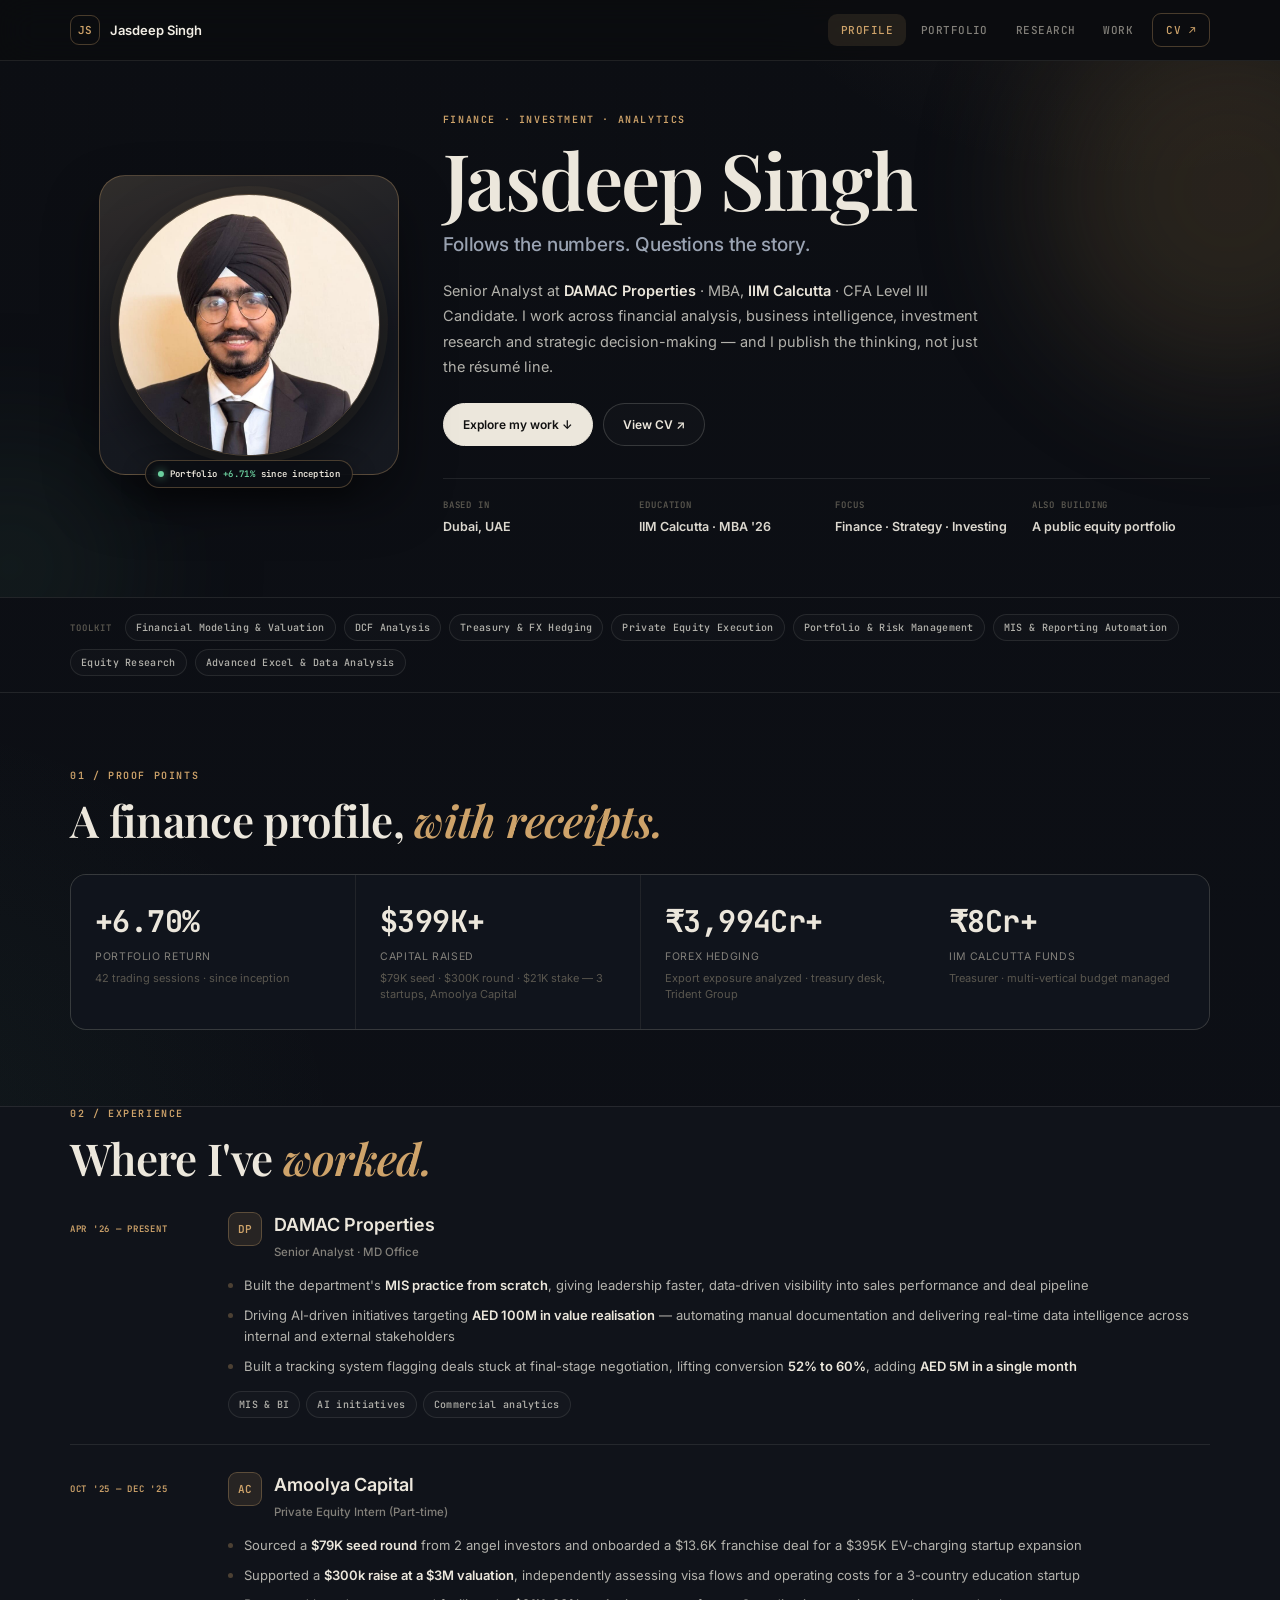
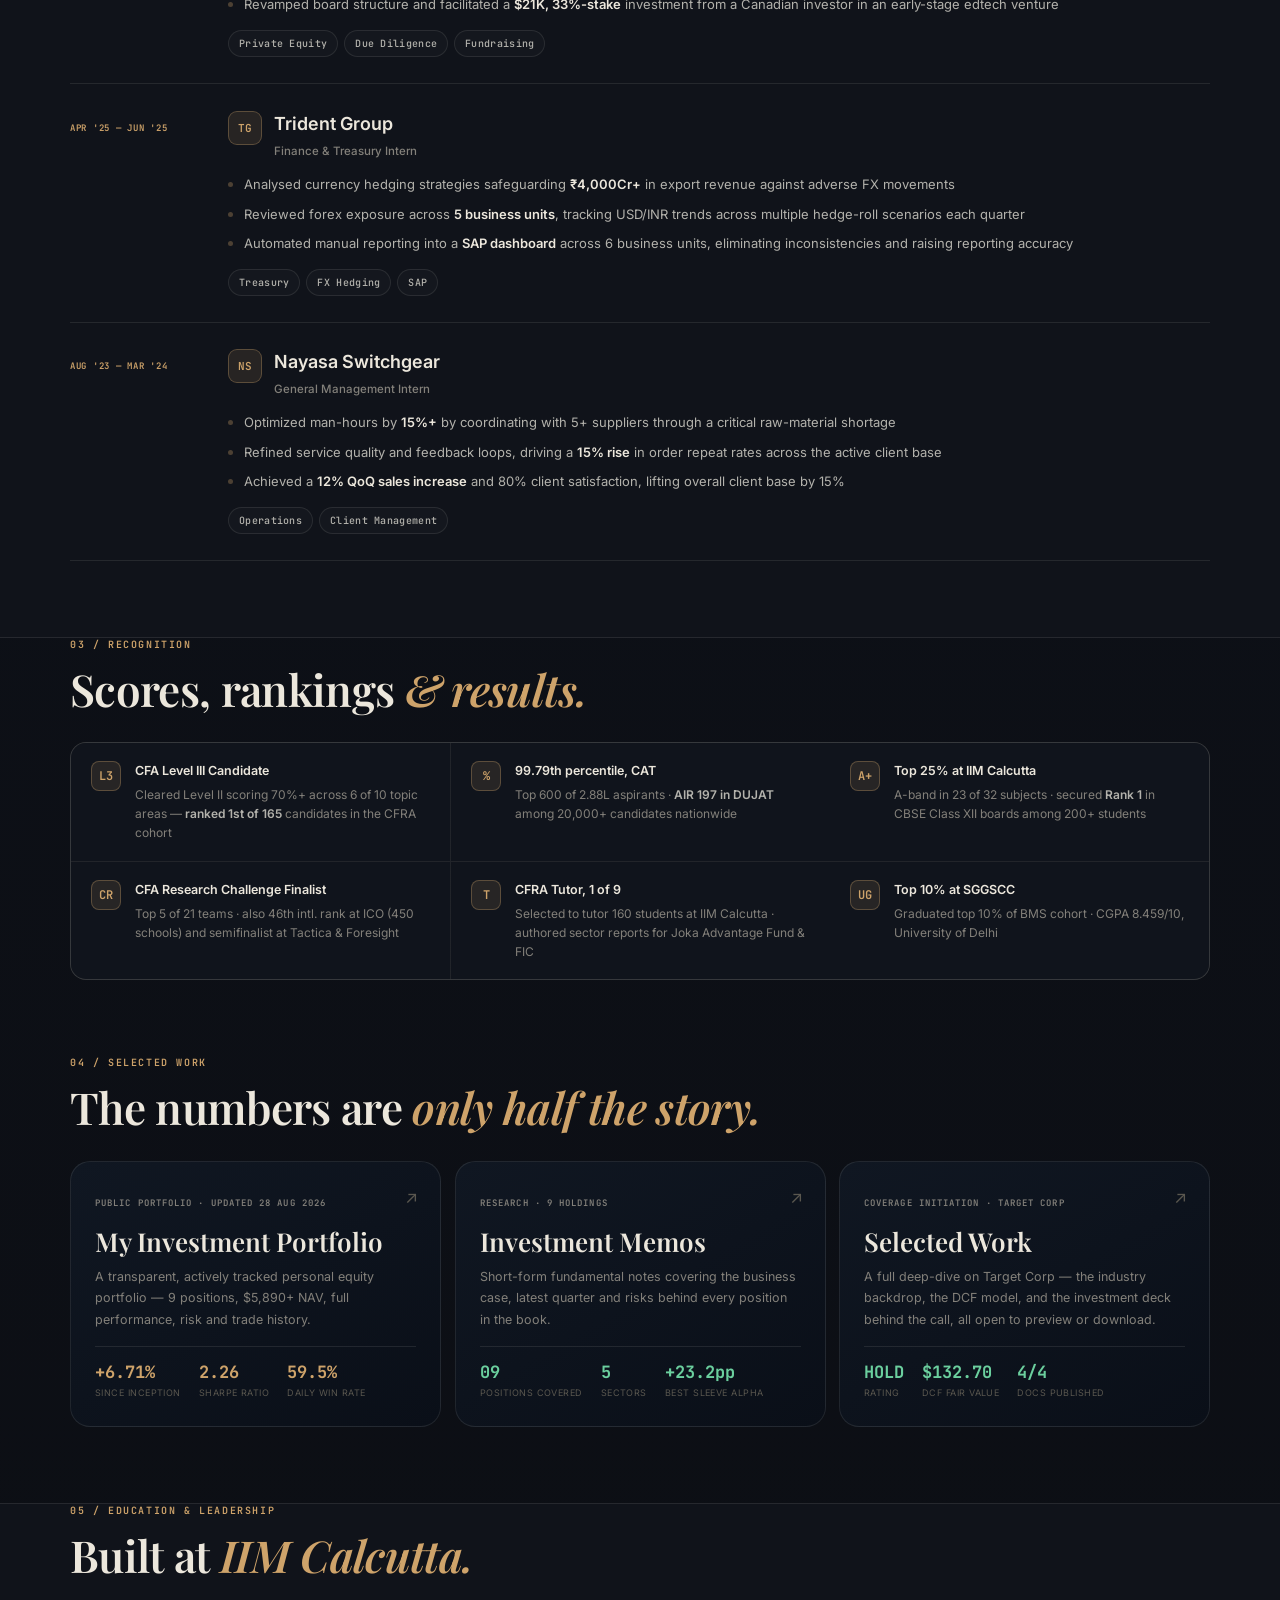
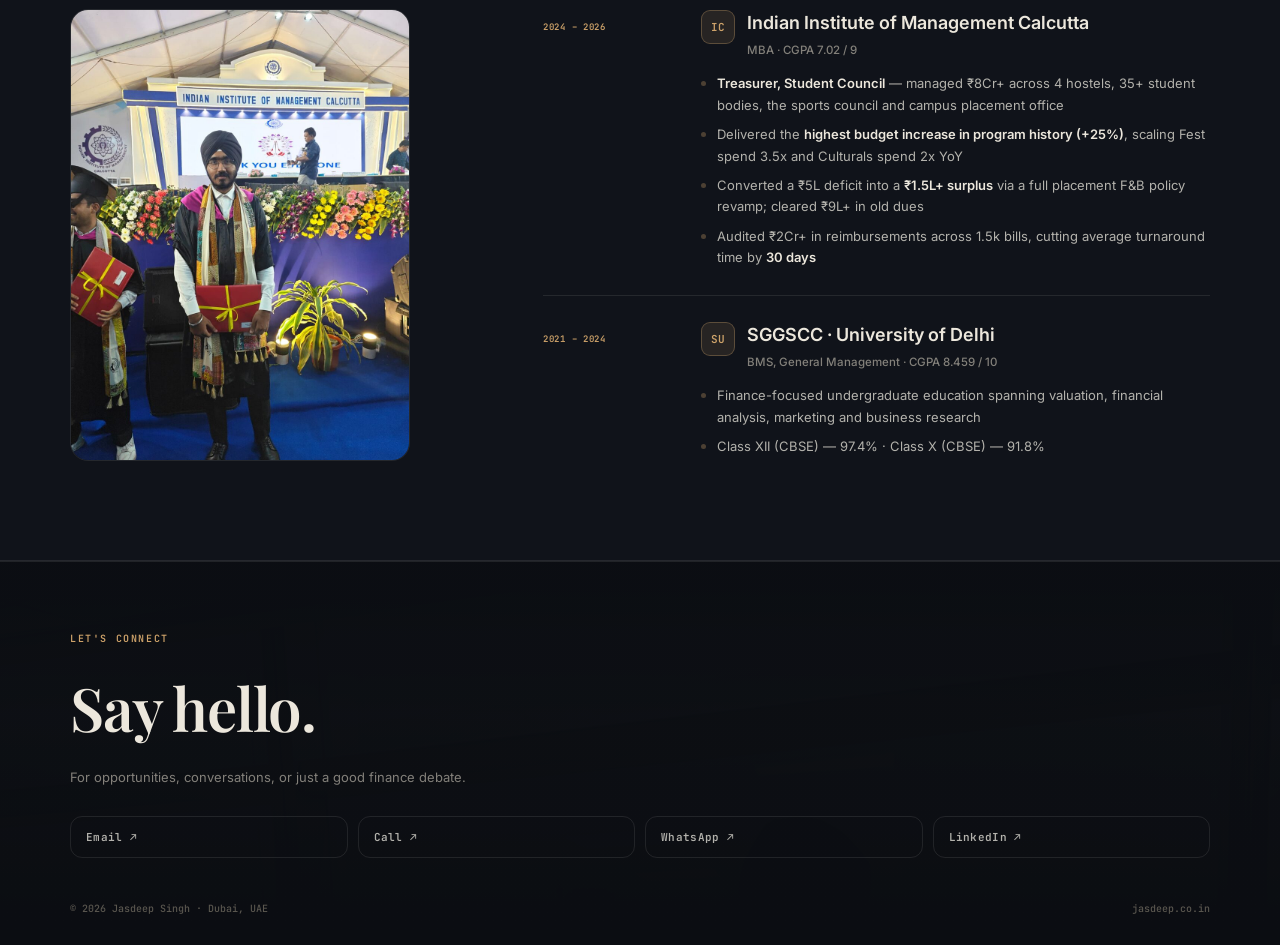
<file: index.html>
<!DOCTYPE html>
<html lang="en">
<head>
<meta charset="UTF-8">
<meta http-equiv="refresh" content="0; url=profile.html">
<link rel="canonical" href="profile.html">
<title>Jasdeep Singh</title>
<script>window.location.replace('profile.html');</script>
</head>
<body>
<p>Redirecting to <a href="profile.html">profile.html</a>…</p>
</body>
</html>
</file>
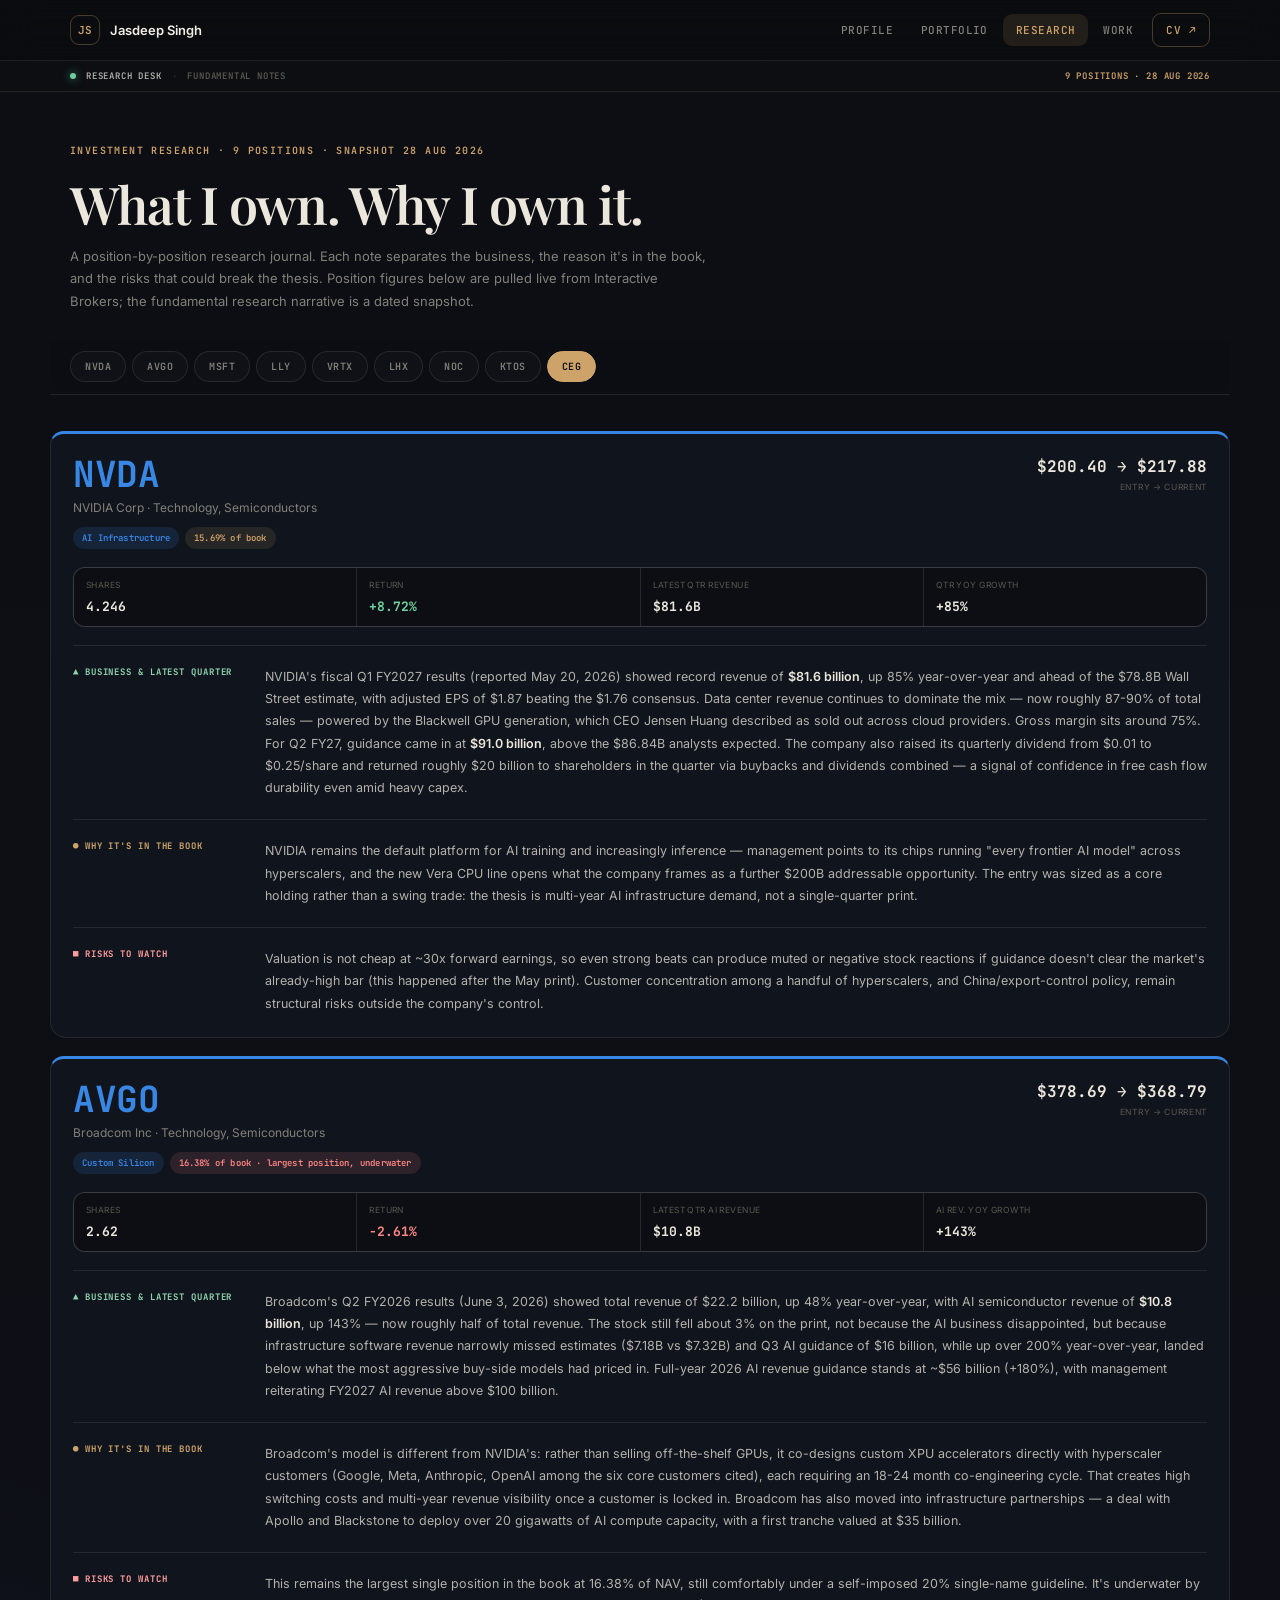
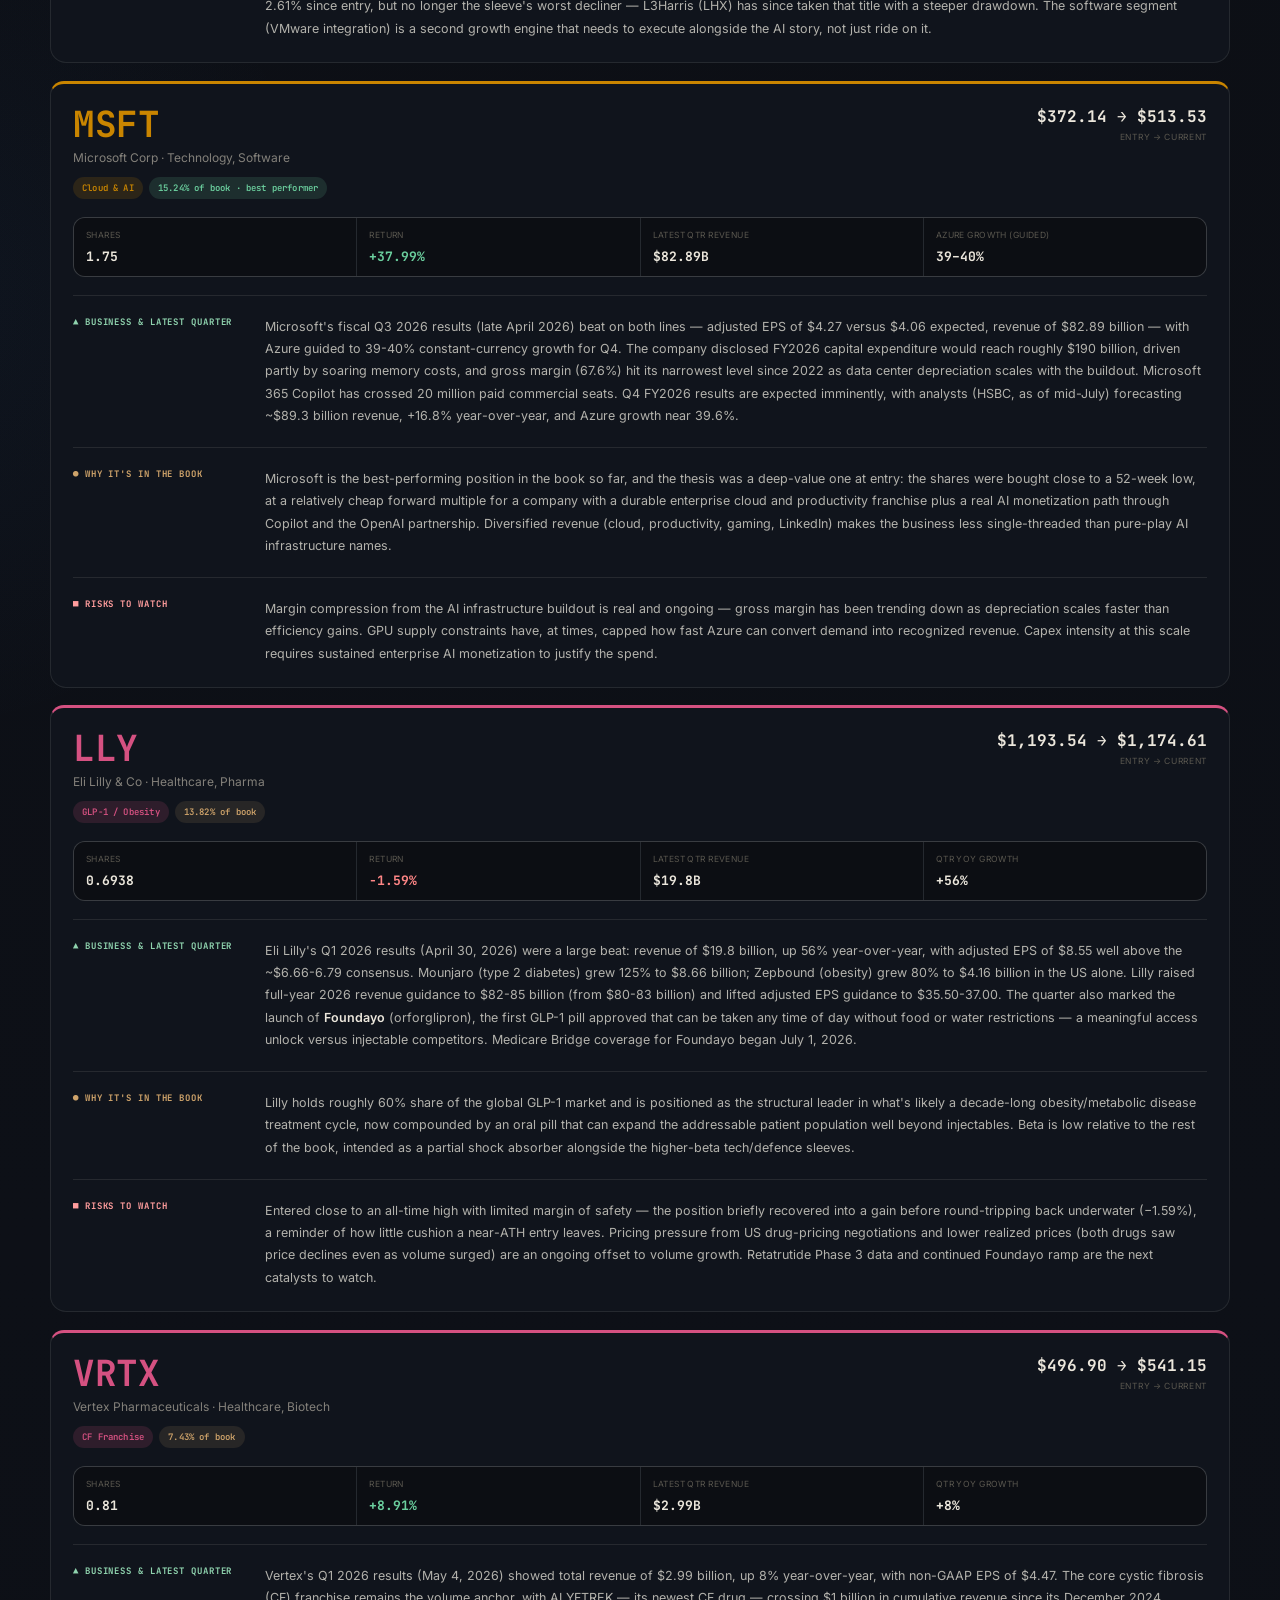
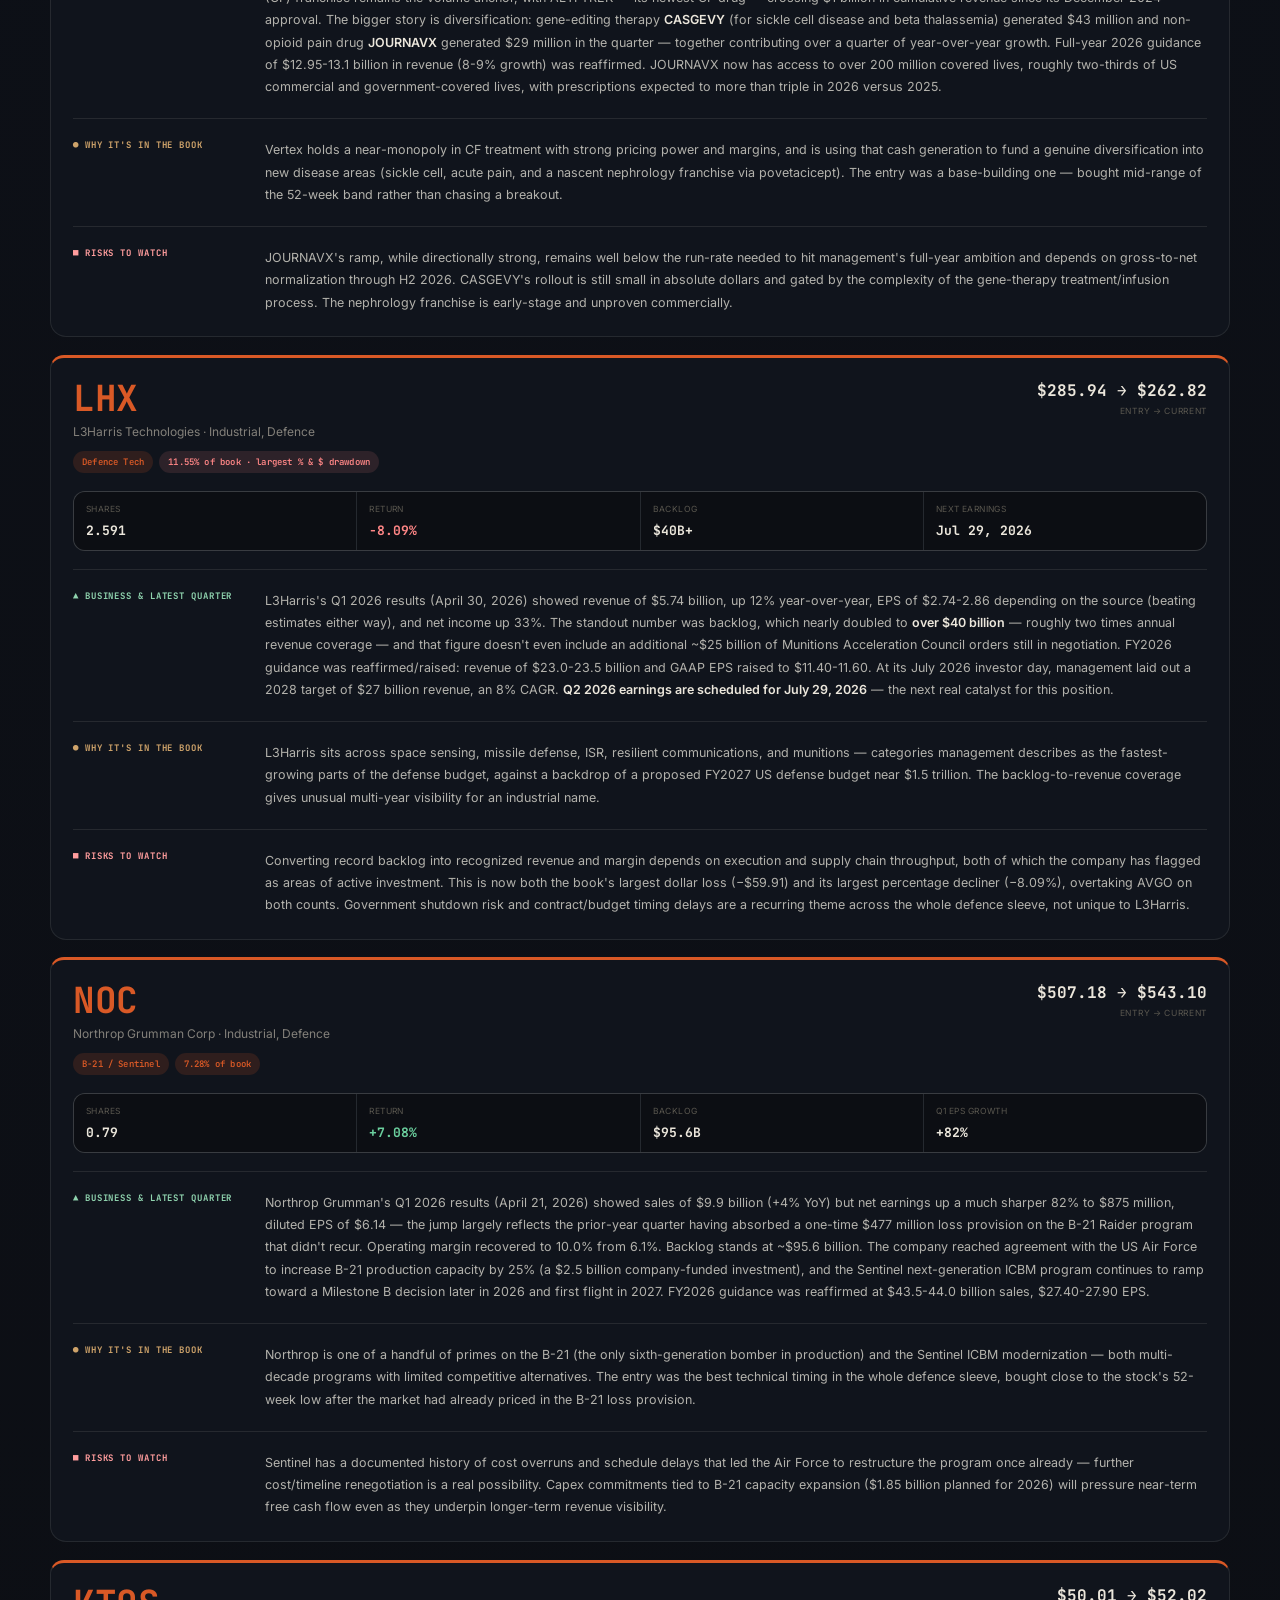
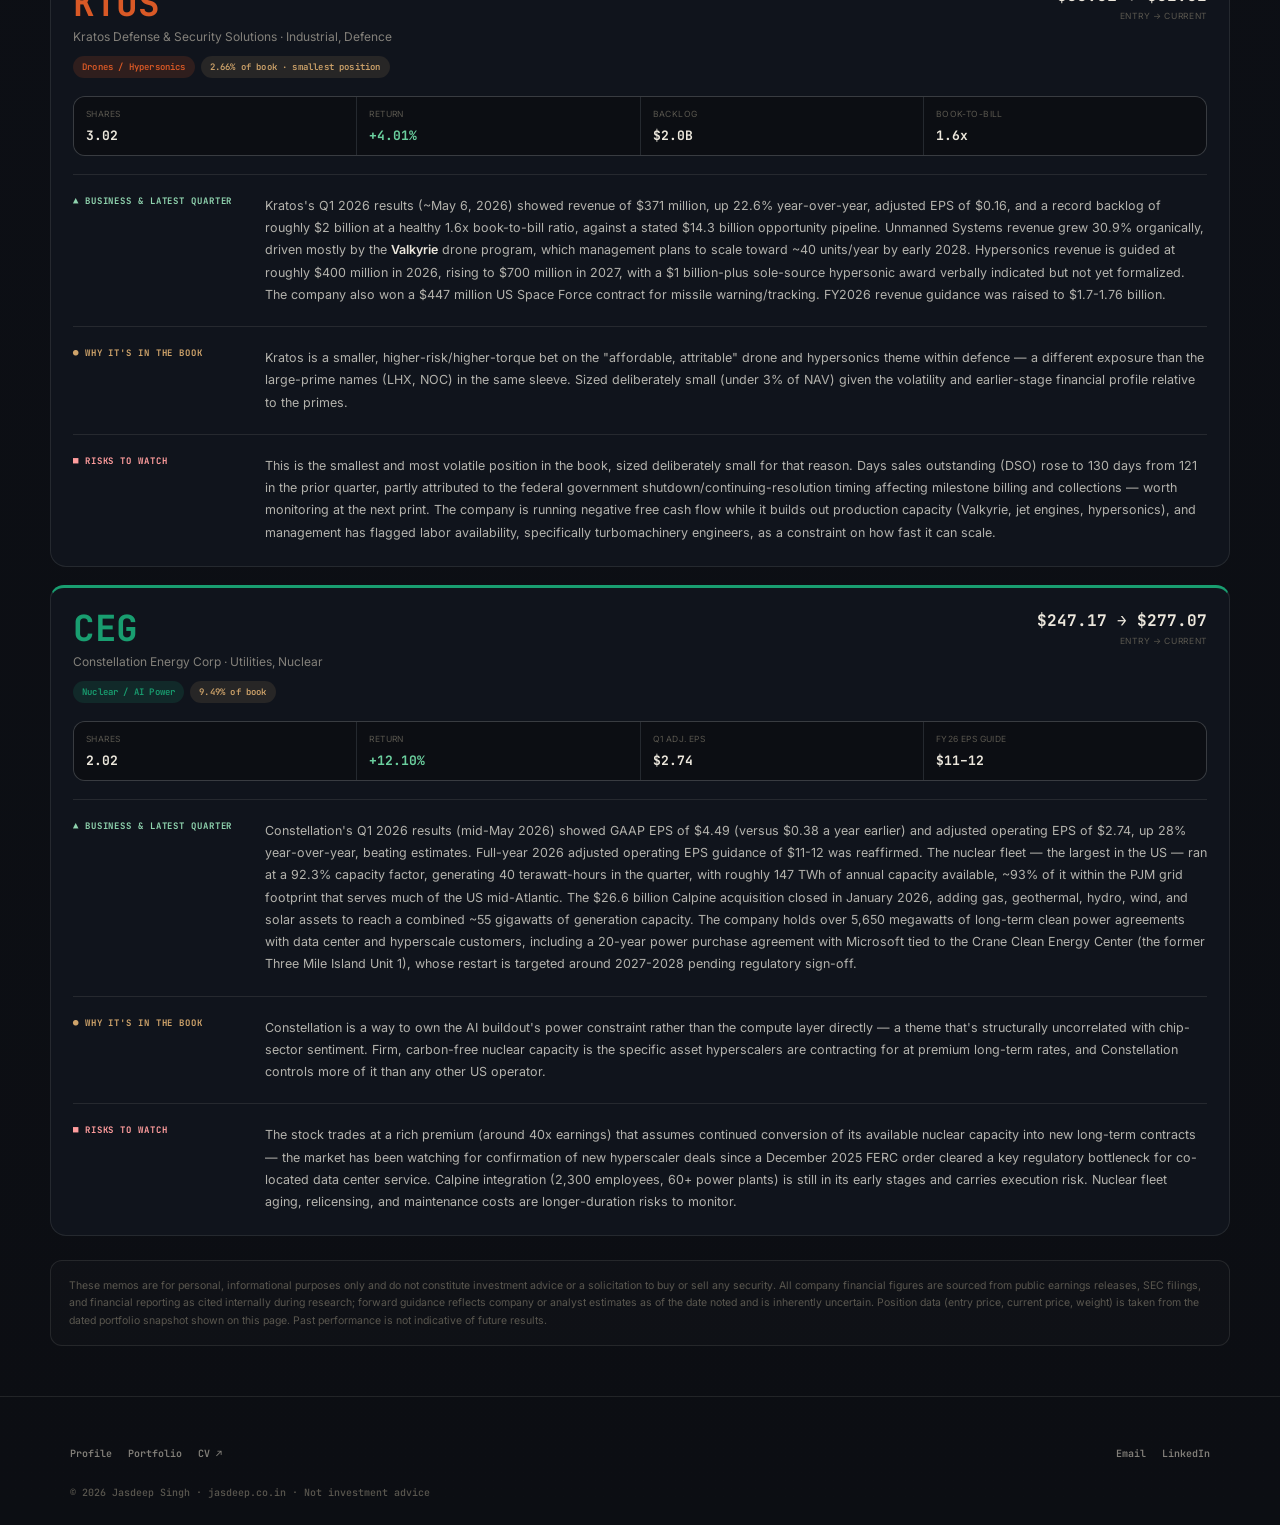
<file: memos.html>
<!doctype html>
<html lang="en">
<head>
<meta charset="utf-8">
<meta name="viewport" content="width=device-width,initial-scale=1,viewport-fit=cover">
<meta name="theme-color" content="#0c0e13">
<meta name="description" content="Jasdeep Singh's investment research memos — position-by-position notes on NVDA, AVGO, MSFT, LLY, VRTX, LHX, NOC, KTOS and CEG.">
<title>Jasdeep Singh — Investment Memos</title>
<link rel="preconnect" href="https://fonts.googleapis.com">
<link rel="preconnect" href="https://fonts.gstatic.com" crossorigin>
<link href="https://fonts.googleapis.com/css2?family=Inter:wght@400;500;600;700&family=JetBrains+Mono:wght@500;600;700&family=Playfair+Display:ital,wght@0,500;0,600;1,400&display=swap" rel="stylesheet">
<link rel="stylesheet" href="motion.css">
<noscript><style>.reveal,.hero-copy>*,.hero-photo-frame,.ov-hero>*,.hero>*{opacity:1!important;transform:none!important}</style></noscript>
<script>(function(){setTimeout(function(){if(!window.__motionOK)document.documentElement.classList.add("motion-fallback")},1800)})();</script>
<style>html.motion-fallback .reveal,html.motion-fallback .hero-copy>*,html.motion-fallback .hero-photo-frame,html.motion-fallback .ov-hero>*,html.motion-fallback .hero>*{opacity:1!important;transform:none!important;transition:none!important}</style>
<style>
:root{
  --bg:#0c0e13;--card:#12161f;--card2:#10141c;
  --line:rgba(255,250,240,.09);--line2:rgba(255,250,240,.16);
  --text:#ece7dc;--text2:#b3b2ac;--text3:#83807a;--text4:#5a574f;
  --gold:#cea36a;--gold-soft:rgba(206,163,106,.12);--gold-line:rgba(206,163,106,.32);
  --green:#6bcf9e;--red:#ff8686;
  --c-semi:#3987e5;--c-def:#d95926;--c-util:#199e70;--c-soft:#c98500;--c-health:#d55181;
  --sans:Inter,ui-sans-serif,system-ui,-apple-system,"Segoe UI",sans-serif;
  --serif:"Playfair Display",Georgia,serif;
  --mono:"JetBrains Mono",ui-monospace,SFMono-Regular,Menlo,monospace;
  --r:16px;--max:1180px;
}
*{box-sizing:border-box}
html{scroll-behavior:smooth;background:var(--bg)}
body{margin:0;color:var(--text);font-family:var(--sans);line-height:1.6;
  background:radial-gradient(circle at 88% -8%,rgba(206,163,106,.10),transparent 32rem),radial-gradient(circle at -8% 30%,rgba(57,135,229,.05),transparent 28rem),linear-gradient(180deg,#0c0e13 0%,#0d1017 45%,#0c0e13 100%);
  -webkit-font-smoothing:antialiased;overflow-x:hidden}
a{color:inherit;text-decoration:none}
button{font:inherit;cursor:pointer}
::selection{background:rgba(206,163,106,.3);color:#fff}
.wrap{max-width:var(--max);margin:0 auto;padding:0 20px}

/* Nav (shared) */
.nav{position:sticky;top:0;z-index:200;background:rgba(11,12,15,.86);backdrop-filter:blur(18px) saturate(140%);-webkit-backdrop-filter:blur(18px) saturate(140%);border-bottom:1px solid var(--line)}
.nav-inner{max-width:var(--max);margin:0 auto;padding:0 20px;height:60px;display:flex;align-items:center;gap:14px}
.brand{display:flex;align-items:center;gap:10px;flex:0 0 auto}
.brand-mark{width:30px;height:30px;border:1px solid var(--gold-line);border-radius:9px;display:grid;place-items:center;color:var(--gold);font:600 11px var(--mono);flex:0 0 auto}
.brand-name{font-size:13px;font-weight:600;color:#f2eee5;white-space:nowrap}
.nav-links{margin-left:auto;display:flex;align-items:center;gap:2px}
.nav-link{padding:9px 13px;border-radius:9px;color:var(--text3);font:500 11px var(--mono);letter-spacing:.04em;text-transform:uppercase;transition:.2s}
.nav-link:hover{color:var(--text);background:rgba(255,250,240,.04)}
.nav-link.active{color:var(--gold);background:var(--gold-soft)}
.nav-cv{border:1px solid var(--gold-line);color:var(--gold)!important;background:none!important;margin-left:4px}
.nav-toggle{display:none;margin-left:auto;width:38px;height:38px;border:1px solid var(--line);border-radius:9px;background:rgba(255,250,240,.03);position:relative;flex:0 0 auto}
.nav-toggle span{position:absolute;left:9px;right:9px;height:1.5px;background:#e8e5dc;transition:.25s}
.nav-toggle span:nth-child(1){top:13px}.nav-toggle span:nth-child(2){top:18.5px}.nav-toggle span:nth-child(3){top:24px}
.nav-toggle.open span:nth-child(1){transform:translateY(5.5px) rotate(45deg)}
.nav-toggle.open span:nth-child(2){opacity:0}
.nav-toggle.open span:nth-child(3){transform:translateY(-5.5px) rotate(-45deg)}
.nav-mobile{display:none;flex-direction:column;padding:8px 14px 14px;border-top:1px solid var(--line);background:rgba(11,12,15,.98)}
.nav-mobile a{padding:13px 6px;border-bottom:1px solid var(--line);color:#d8d4cb;font:500 13px var(--mono);letter-spacing:.03em;text-transform:uppercase}
.nav-mobile a:last-child{border-bottom:0;color:var(--gold)}
body.nav-open .nav-mobile{display:flex}
@media(min-width:860px){.nav-toggle{display:none!important}.nav-mobile{display:none!important}}
@media(max-width:859px){.nav-links{display:none}.nav-toggle{display:block}}

.statusbar{border-bottom:1px solid var(--line);background:rgba(12,14,19,.5)}
.statusbar-row{display:flex;align-items:center;gap:10px;padding-top:9px;padding-bottom:9px;font:600 9px var(--mono);letter-spacing:.09em;text-transform:uppercase;color:var(--text4);flex-wrap:wrap}
.statusbar-row i{width:6px;height:6px;border-radius:50%;background:var(--green);box-shadow:0 0 8px rgba(107,207,158,.7);flex:0 0 auto}
.statusbar-row b{color:var(--text2);font-weight:600}
.statusbar-row .sep{color:var(--line2)}
.statusbar-row .push{margin-left:auto;color:var(--gold);font-weight:600}

.hero{padding:34px 0 22px}
.hero .sk{font:600 10px var(--mono);letter-spacing:.14em;text-transform:uppercase;color:var(--gold)}
.hero h1{font-family:var(--serif);font-weight:600;font-size:clamp(30px,7vw,52px);letter-spacing:-.02em;line-height:1.06;margin:14px 0 14px}
.hero p{color:var(--text3);font-size:13px;line-height:1.75;max-width:640px;margin:0}
.hero>*{opacity:0;transform:translateY(12px);transition:opacity .7s cubic-bezier(.16,.8,.24,1),transform .7s cubic-bezier(.16,.8,.24,1)}
.hero>*:nth-child(1){transition-delay:.05s}
.hero>*:nth-child(2){transition-delay:.14s}
.hero>*:nth-child(3){transition-delay:.23s}
body.ready .hero>*{opacity:1;transform:none}
@media (prefers-reduced-motion: reduce){.hero>*{opacity:1!important;transform:none!important;transition:none!important}}

.jumpbar{position:sticky;top:60px;z-index:150;display:flex;gap:6px;overflow-x:auto;scrollbar-width:none;padding-top:12px;padding-bottom:12px;background:linear-gradient(180deg,rgba(12,14,19,.94) 78%,transparent);border-bottom:1px solid var(--line)}
.jumpbar::-webkit-scrollbar{display:none}
.jumpbar a{flex:0 0 auto;padding:8px 14px;border-radius:99px;border:1px solid var(--line);background:rgba(255,250,240,.02);color:var(--text3);font:600 10px var(--mono);letter-spacing:.05em;transition:.2s}
.jumpbar a:hover{color:var(--text);border-color:var(--gold-line)}
.jumpbar a.on{color:#0b0e14;background:var(--gold);border-color:var(--gold)}

.memos{padding-top:30px;padding-bottom:10px}
.memo{border-top:3px solid;border-radius:14px 14px var(--r) var(--r);background:var(--card2);border-left:1px solid var(--line);border-right:1px solid var(--line);border-bottom:1px solid var(--line);padding:22px;margin-bottom:18px;scroll-margin-top:130px}
.memo-head{display:flex;justify-content:space-between;gap:16px;align-items:flex-start;flex-wrap:wrap}
.memo-tk{font:700 clamp(26px,7vw,36px) var(--mono);letter-spacing:-.01em;line-height:1}
.memo-nm{font-size:12px;color:var(--text3);margin-top:6px}
.memo-tags{display:flex;flex-wrap:wrap;gap:6px;margin-top:10px}
.tag{display:inline-flex;padding:5px 9px;border-radius:99px;font:600 9px var(--mono);letter-spacing:.02em}
.memo-right{text-align:right}
.memo-stat{font:700 16px var(--mono);color:var(--text)}
.memo-stat-lbl{font-size:8.5px;color:var(--text4);text-transform:uppercase;letter-spacing:.08em;margin-top:4px}

.memo-metrics{display:grid;grid-template-columns:repeat(2,1fr);gap:1px;background:var(--line);border:1px solid var(--line);border-radius:12px;overflow:hidden;margin:18px 0}
.mm{background:var(--bg);padding:11px 12px}
.mm-lbl{font-size:8.5px;color:var(--text4);text-transform:uppercase;letter-spacing:.05em;white-space:nowrap;overflow:hidden;text-overflow:ellipsis}
.mm-val{font:700 13px var(--mono);margin-top:5px}

.memo-sec{border-top:1px solid var(--line);padding:16px 0}
.memo-sec:last-of-type{padding-bottom:0}
.sec-hl{font:700 9px var(--mono);letter-spacing:.1em;text-transform:uppercase;margin-bottom:8px;display:block}
.hl-fund{color:#8fd3ae}.hl-cat{color:var(--gold)}.hl-risk{color:#ff9d9d}
.sec-body{font-size:12.5px;line-height:1.78;color:var(--text2)}
.sec-body b{color:var(--text);font-weight:600}

.disclaimer{font-size:10.5px;line-height:1.65;color:var(--text4);padding:16px 18px;border:1px solid var(--line);border-radius:12px;margin:24px 0 40px;background:rgba(255,250,240,.015)}

.footer{padding:50px 0 26px;border-top:1px solid var(--line)}
.footer-row{display:flex;flex-wrap:wrap;justify-content:space-between;gap:20px;align-items:center}
.footer-links{display:flex;gap:16px;flex-wrap:wrap;font:600 10px var(--mono);color:var(--text3)}
.footer-links a:hover{color:var(--gold)}
.copyright{font:500 10px var(--mono);color:var(--text4);margin-top:26px}

@media(min-width:640px){
  .memo-metrics{grid-template-columns:repeat(4,1fr)}
  .memo-sec{display:grid;grid-template-columns:170px 1fr;gap:22px;padding:20px 0}
  .sec-hl{margin-bottom:0}
}
@media(min-width:700px){.hero{padding:44px 0 26px}.memos{padding:36px 0 10px}}
@media(prefers-reduced-motion:reduce){*{transition:none!important}}
</style>
</head>
<body>

<nav class="nav">
  <div class="nav-inner">
    <a class="brand" href="profile.html"><span class="brand-mark">JS</span><span class="brand-name">Jasdeep Singh</span></a>
    <div class="nav-links">
      <a href="profile.html" class="nav-link">Profile</a>
      <a href="portfolio.html" class="nav-link">Portfolio</a>
      <a href="memos.html" class="nav-link active">Research</a>
      <a href="work.html" class="nav-link">Work</a>
      <a href="Resume_Jasdeep.pdf" class="nav-link nav-cv" target="_blank">CV ↗</a>
    </div>
    <button class="nav-toggle" aria-label="Toggle menu" onclick="document.body.classList.toggle('nav-open');this.classList.toggle('open')"><span></span><span></span><span></span></button>
  </div>
  <div class="nav-mobile"><a href="profile.html">Profile</a><a href="portfolio.html">Portfolio</a><a href="memos.html">Research</a><a href="work.html">Work</a><a href="Resume_Jasdeep.pdf" target="_blank">CV ↗</a></div>
</nav>

<div class="statusbar"><div class="wrap statusbar-row"><i></i><b>Research Desk</b><span class="sep">·</span><span>Fundamental notes</span><span class="push">9 positions · 28 Aug 2026</span></div></div>

<main class="wrap">
<div class="hero">
  <span class="sk">Investment research · 9 positions · Snapshot 28 Aug 2026</span>
  <h1>What I own. Why I own it.</h1>
  <p>A position-by-position research journal. Each note separates the business, the reason it's in the book, and the risks that could break the thesis. Position figures below are pulled live from Interactive Brokers; the fundamental research narrative is a dated snapshot.</p>
</div>
</main>

<nav class="jumpbar wrap" id="jumpbar">
  <a href="#nvda" data-t="nvda">NVDA</a><a href="#avgo" data-t="avgo">AVGO</a><a href="#msft" data-t="msft">MSFT</a><a href="#lly" data-t="lly">LLY</a><a href="#vrtx" data-t="vrtx">VRTX</a><a href="#lhx" data-t="lhx">LHX</a><a href="#noc" data-t="noc">NOC</a><a href="#ktos" data-t="ktos">KTOS</a><a href="#ceg" data-t="ceg">CEG</a>
</nav>

<main class="wrap memos">

<div class="memo reveal" id="nvda" style="border-top-color:var(--c-semi)">
  <div class="memo-head">
    <div><div class="memo-tk" style="color:var(--c-semi)">NVDA</div><div class="memo-nm">NVIDIA Corp · Technology, Semiconductors</div>
      <div class="memo-tags"><span class="tag" style="background:rgba(57,135,229,.14);color:var(--c-semi)">AI Infrastructure</span><span class="tag" style="background:var(--gold-soft);color:var(--gold)">15.69% of book</span></div>
    </div>
    <div class="memo-right"><div class="memo-stat">$200.40 → $217.88</div><div class="memo-stat-lbl">Entry → Current</div></div>
  </div>
  <div class="memo-metrics">
    <div class="mm"><div class="mm-lbl">Shares</div><div class="mm-val">4.246</div></div>
    <div class="mm"><div class="mm-lbl">Return</div><div class="mm-val" style="color:var(--green)">+8.72%</div></div>
    <div class="mm"><div class="mm-lbl">Latest qtr revenue</div><div class="mm-val">$81.6B</div></div>
    <div class="mm"><div class="mm-lbl">Qtr YoY growth</div><div class="mm-val">+85%</div></div>
  </div>
  <div class="memo-sec"><span class="sec-hl hl-fund">▲ Business &amp; latest quarter</span><div class="sec-body">NVIDIA's fiscal Q1 FY2027 results (reported May 20, 2026) showed record revenue of <b>$81.6 billion</b>, up 85% year-over-year and ahead of the $78.8B Wall Street estimate, with adjusted EPS of $1.87 beating the $1.76 consensus. Data center revenue continues to dominate the mix — now roughly 87-90% of total sales — powered by the Blackwell GPU generation, which CEO Jensen Huang described as sold out across cloud providers. Gross margin sits around 75%. For Q2 FY27, guidance came in at <b>$91.0 billion</b>, above the $86.84B analysts expected. The company also raised its quarterly dividend from $0.01 to $0.25/share and returned roughly $20 billion to shareholders in the quarter via buybacks and dividends combined — a signal of confidence in free cash flow durability even amid heavy capex.</div></div>
  <div class="memo-sec"><span class="sec-hl hl-cat">● Why it's in the book</span><div class="sec-body">NVIDIA remains the default platform for AI training and increasingly inference — management points to its chips running "every frontier AI model" across hyperscalers, and the new Vera CPU line opens what the company frames as a further $200B addressable opportunity. The entry was sized as a core holding rather than a swing trade: the thesis is multi-year AI infrastructure demand, not a single-quarter print.</div></div>
  <div class="memo-sec"><span class="sec-hl hl-risk">■ Risks to watch</span><div class="sec-body">Valuation is not cheap at ~30x forward earnings, so even strong beats can produce muted or negative stock reactions if guidance doesn't clear the market's already-high bar (this happened after the May print). Customer concentration among a handful of hyperscalers, and China/export-control policy, remain structural risks outside the company's control.</div></div>
</div>

<div class="memo reveal" id="avgo" style="border-top-color:var(--c-semi)">
  <div class="memo-head">
    <div><div class="memo-tk" style="color:var(--c-semi)">AVGO</div><div class="memo-nm">Broadcom Inc · Technology, Semiconductors</div>
      <div class="memo-tags"><span class="tag" style="background:rgba(57,135,229,.14);color:var(--c-semi)">Custom Silicon</span><span class="tag" style="background:rgba(255,134,134,.12);color:var(--red)">16.38% of book · largest position, underwater</span></div>
    </div>
    <div class="memo-right"><div class="memo-stat">$378.69 → $368.79</div><div class="memo-stat-lbl">Entry → Current</div></div>
  </div>
  <div class="memo-metrics">
    <div class="mm"><div class="mm-lbl">Shares</div><div class="mm-val">2.62</div></div>
    <div class="mm"><div class="mm-lbl">Return</div><div class="mm-val" style="color:var(--red)">−2.61%</div></div>
    <div class="mm"><div class="mm-lbl">Latest qtr AI revenue</div><div class="mm-val">$10.8B</div></div>
    <div class="mm"><div class="mm-lbl">AI rev. YoY growth</div><div class="mm-val">+143%</div></div>
  </div>
  <div class="memo-sec"><span class="sec-hl hl-fund">▲ Business &amp; latest quarter</span><div class="sec-body">Broadcom's Q2 FY2026 results (June 3, 2026) showed total revenue of $22.2 billion, up 48% year-over-year, with AI semiconductor revenue of <b>$10.8 billion</b>, up 143% — now roughly half of total revenue. The stock still fell about 3% on the print, not because the AI business disappointed, but because infrastructure software revenue narrowly missed estimates ($7.18B vs $7.32B) and Q3 AI guidance of $16 billion, while up over 200% year-over-year, landed below what the most aggressive buy-side models had priced in. Full-year 2026 AI revenue guidance stands at ~$56 billion (+180%), with management reiterating FY2027 AI revenue above $100 billion.</div></div>
  <div class="memo-sec"><span class="sec-hl hl-cat">● Why it's in the book</span><div class="sec-body">Broadcom's model is different from NVIDIA's: rather than selling off-the-shelf GPUs, it co-designs custom XPU accelerators directly with hyperscaler customers (Google, Meta, Anthropic, OpenAI among the six core customers cited), each requiring an 18-24 month co-engineering cycle. That creates high switching costs and multi-year revenue visibility once a customer is locked in. Broadcom has also moved into infrastructure partnerships — a deal with Apollo and Blackstone to deploy over 20 gigawatts of AI compute capacity, with a first tranche valued at $35 billion.</div></div>
  <div class="memo-sec"><span class="sec-hl hl-risk">■ Risks to watch</span><div class="sec-body">This remains the largest single position in the book at 16.38% of NAV, still comfortably under a self-imposed 20% single-name guideline. It's underwater by 2.61% since entry, but no longer the sleeve's worst decliner — L3Harris (LHX) has since taken that title with a steeper drawdown. The software segment (VMware integration) is a second growth engine that needs to execute alongside the AI story, not just ride on it.</div></div>
</div>

<div class="memo reveal" id="msft" style="border-top-color:var(--c-soft)">
  <div class="memo-head">
    <div><div class="memo-tk" style="color:var(--c-soft)">MSFT</div><div class="memo-nm">Microsoft Corp · Technology, Software</div>
      <div class="memo-tags"><span class="tag" style="background:rgba(201,133,0,.15);color:var(--c-soft)">Cloud &amp; AI</span><span class="tag" style="background:rgba(107,207,158,.14);color:var(--green)">15.24% of book · best performer</span></div>
    </div>
    <div class="memo-right"><div class="memo-stat">$372.14 → $513.53</div><div class="memo-stat-lbl">Entry → Current</div></div>
  </div>
  <div class="memo-metrics">
    <div class="mm"><div class="mm-lbl">Shares</div><div class="mm-val">1.75</div></div>
    <div class="mm"><div class="mm-lbl">Return</div><div class="mm-val" style="color:var(--green)">+37.99%</div></div>
    <div class="mm"><div class="mm-lbl">Latest qtr revenue</div><div class="mm-val">$82.89B</div></div>
    <div class="mm"><div class="mm-lbl">Azure growth (guided)</div><div class="mm-val">39–40%</div></div>
  </div>
  <div class="memo-sec"><span class="sec-hl hl-fund">▲ Business &amp; latest quarter</span><div class="sec-body">Microsoft's fiscal Q3 2026 results (late April 2026) beat on both lines — adjusted EPS of $4.27 versus $4.06 expected, revenue of $82.89 billion — with Azure guided to 39-40% constant-currency growth for Q4. The company disclosed FY2026 capital expenditure would reach roughly $190 billion, driven partly by soaring memory costs, and gross margin (67.6%) hit its narrowest level since 2022 as data center depreciation scales with the buildout. Microsoft 365 Copilot has crossed 20 million paid commercial seats. Q4 FY2026 results are expected imminently, with analysts (HSBC, as of mid-July) forecasting ~$89.3 billion revenue, +16.8% year-over-year, and Azure growth near 39.6%.</div></div>
  <div class="memo-sec"><span class="sec-hl hl-cat">● Why it's in the book</span><div class="sec-body">Microsoft is the best-performing position in the book so far, and the thesis was a deep-value one at entry: the shares were bought close to a 52-week low, at a relatively cheap forward multiple for a company with a durable enterprise cloud and productivity franchise plus a real AI monetization path through Copilot and the OpenAI partnership. Diversified revenue (cloud, productivity, gaming, LinkedIn) makes the business less single-threaded than pure-play AI infrastructure names.</div></div>
  <div class="memo-sec"><span class="sec-hl hl-risk">■ Risks to watch</span><div class="sec-body">Margin compression from the AI infrastructure buildout is real and ongoing — gross margin has been trending down as depreciation scales faster than efficiency gains. GPU supply constraints have, at times, capped how fast Azure can convert demand into recognized revenue. Capex intensity at this scale requires sustained enterprise AI monetization to justify the spend.</div></div>
</div>

<div class="memo reveal" id="lly" style="border-top-color:var(--c-health)">
  <div class="memo-head">
    <div><div class="memo-tk" style="color:var(--c-health)">LLY</div><div class="memo-nm">Eli Lilly &amp; Co · Healthcare, Pharma</div>
      <div class="memo-tags"><span class="tag" style="background:rgba(213,81,129,.15);color:var(--c-health)">GLP-1 / Obesity</span><span class="tag" style="background:var(--gold-soft);color:var(--gold)">13.82% of book</span></div>
    </div>
    <div class="memo-right"><div class="memo-stat">$1,193.54 → $1,174.61</div><div class="memo-stat-lbl">Entry → Current</div></div>
  </div>
  <div class="memo-metrics">
    <div class="mm"><div class="mm-lbl">Shares</div><div class="mm-val">0.6938</div></div>
    <div class="mm"><div class="mm-lbl">Return</div><div class="mm-val" style="color:var(--red)">−1.59%</div></div>
    <div class="mm"><div class="mm-lbl">Latest qtr revenue</div><div class="mm-val">$19.8B</div></div>
    <div class="mm"><div class="mm-lbl">Qtr YoY growth</div><div class="mm-val">+56%</div></div>
  </div>
  <div class="memo-sec"><span class="sec-hl hl-fund">▲ Business &amp; latest quarter</span><div class="sec-body">Eli Lilly's Q1 2026 results (April 30, 2026) were a large beat: revenue of $19.8 billion, up 56% year-over-year, with adjusted EPS of $8.55 well above the ~$6.66-6.79 consensus. Mounjaro (type 2 diabetes) grew 125% to $8.66 billion; Zepbound (obesity) grew 80% to $4.16 billion in the US alone. Lilly raised full-year 2026 revenue guidance to $82-85 billion (from $80-83 billion) and lifted adjusted EPS guidance to $35.50-37.00. The quarter also marked the launch of <b>Foundayo</b> (orforglipron), the first GLP-1 pill approved that can be taken any time of day without food or water restrictions — a meaningful access unlock versus injectable competitors. Medicare Bridge coverage for Foundayo began July 1, 2026.</div></div>
  <div class="memo-sec"><span class="sec-hl hl-cat">● Why it's in the book</span><div class="sec-body">Lilly holds roughly 60% share of the global GLP-1 market and is positioned as the structural leader in what's likely a decade-long obesity/metabolic disease treatment cycle, now compounded by an oral pill that can expand the addressable patient population well beyond injectables. Beta is low relative to the rest of the book, intended as a partial shock absorber alongside the higher-beta tech/defence sleeves.</div></div>
  <div class="memo-sec"><span class="sec-hl hl-risk">■ Risks to watch</span><div class="sec-body">Entered close to an all-time high with limited margin of safety — the position briefly recovered into a gain before round-tripping back underwater (−1.59%), a reminder of how little cushion a near-ATH entry leaves. Pricing pressure from US drug-pricing negotiations and lower realized prices (both drugs saw price declines even as volume surged) are an ongoing offset to volume growth. Retatrutide Phase 3 data and continued Foundayo ramp are the next catalysts to watch.</div></div>
</div>

<div class="memo reveal" id="vrtx" style="border-top-color:var(--c-health)">
  <div class="memo-head">
    <div><div class="memo-tk" style="color:var(--c-health)">VRTX</div><div class="memo-nm">Vertex Pharmaceuticals · Healthcare, Biotech</div>
      <div class="memo-tags"><span class="tag" style="background:rgba(213,81,129,.15);color:var(--c-health)">CF Franchise</span><span class="tag" style="background:var(--gold-soft);color:var(--gold)">7.43% of book</span></div>
    </div>
    <div class="memo-right"><div class="memo-stat">$496.90 → $541.15</div><div class="memo-stat-lbl">Entry → Current</div></div>
  </div>
  <div class="memo-metrics">
    <div class="mm"><div class="mm-lbl">Shares</div><div class="mm-val">0.81</div></div>
    <div class="mm"><div class="mm-lbl">Return</div><div class="mm-val" style="color:var(--green)">+8.91%</div></div>
    <div class="mm"><div class="mm-lbl">Latest qtr revenue</div><div class="mm-val">$2.99B</div></div>
    <div class="mm"><div class="mm-lbl">Qtr YoY growth</div><div class="mm-val">+8%</div></div>
  </div>
  <div class="memo-sec"><span class="sec-hl hl-fund">▲ Business &amp; latest quarter</span><div class="sec-body">Vertex's Q1 2026 results (May 4, 2026) showed total revenue of $2.99 billion, up 8% year-over-year, with non-GAAP EPS of $4.47. The core cystic fibrosis (CF) franchise remains the volume anchor, with ALYFTREK — its newest CF drug — crossing $1 billion in cumulative revenue since its December 2024 approval. The bigger story is diversification: gene-editing therapy <b>CASGEVY</b> (for sickle cell disease and beta thalassemia) generated $43 million and non-opioid pain drug <b>JOURNAVX</b> generated $29 million in the quarter — together contributing over a quarter of year-over-year growth. Full-year 2026 guidance of $12.95-13.1 billion in revenue (8-9% growth) was reaffirmed. JOURNAVX now has access to over 200 million covered lives, roughly two-thirds of US commercial and government-covered lives, with prescriptions expected to more than triple in 2026 versus 2025.</div></div>
  <div class="memo-sec"><span class="sec-hl hl-cat">● Why it's in the book</span><div class="sec-body">Vertex holds a near-monopoly in CF treatment with strong pricing power and margins, and is using that cash generation to fund a genuine diversification into new disease areas (sickle cell, acute pain, and a nascent nephrology franchise via povetacicept). The entry was a base-building one — bought mid-range of the 52-week band rather than chasing a breakout.</div></div>
  <div class="memo-sec"><span class="sec-hl hl-risk">■ Risks to watch</span><div class="sec-body">JOURNAVX's ramp, while directionally strong, remains well below the run-rate needed to hit management's full-year ambition and depends on gross-to-net normalization through H2 2026. CASGEVY's rollout is still small in absolute dollars and gated by the complexity of the gene-therapy treatment/infusion process. The nephrology franchise is early-stage and unproven commercially.</div></div>
</div>

<div class="memo reveal" id="lhx" style="border-top-color:var(--c-def)">
  <div class="memo-head">
    <div><div class="memo-tk" style="color:var(--c-def)">LHX</div><div class="memo-nm">L3Harris Technologies · Industrial, Defence</div>
      <div class="memo-tags"><span class="tag" style="background:rgba(217,89,38,.15);color:var(--c-def)">Defence Tech</span><span class="tag" style="background:rgba(255,134,134,.12);color:var(--red)">11.55% of book · largest % &amp; $ drawdown</span></div>
    </div>
    <div class="memo-right"><div class="memo-stat">$285.94 → $262.82</div><div class="memo-stat-lbl">Entry → Current</div></div>
  </div>
  <div class="memo-metrics">
    <div class="mm"><div class="mm-lbl">Shares</div><div class="mm-val">2.591</div></div>
    <div class="mm"><div class="mm-lbl">Return</div><div class="mm-val" style="color:var(--red)">−8.09%</div></div>
    <div class="mm"><div class="mm-lbl">Backlog</div><div class="mm-val">$40B+</div></div>
    <div class="mm"><div class="mm-lbl">Next earnings</div><div class="mm-val">Jul 29, 2026</div></div>
  </div>
  <div class="memo-sec"><span class="sec-hl hl-fund">▲ Business &amp; latest quarter</span><div class="sec-body">L3Harris's Q1 2026 results (April 30, 2026) showed revenue of $5.74 billion, up 12% year-over-year, EPS of $2.74-2.86 depending on the source (beating estimates either way), and net income up 33%. The standout number was backlog, which nearly doubled to <b>over $40 billion</b> — roughly two times annual revenue coverage — and that figure doesn't even include an additional ~$25 billion of Munitions Acceleration Council orders still in negotiation. FY2026 guidance was reaffirmed/raised: revenue of $23.0-23.5 billion and GAAP EPS raised to $11.40-11.60. At its July 2026 investor day, management laid out a 2028 target of $27 billion revenue, an 8% CAGR. <b>Q2 2026 earnings are scheduled for July 29, 2026</b> — the next real catalyst for this position.</div></div>
  <div class="memo-sec"><span class="sec-hl hl-cat">● Why it's in the book</span><div class="sec-body">L3Harris sits across space sensing, missile defense, ISR, resilient communications, and munitions — categories management describes as the fastest-growing parts of the defense budget, against a backdrop of a proposed FY2027 US defense budget near $1.5 trillion. The backlog-to-revenue coverage gives unusual multi-year visibility for an industrial name.</div></div>
  <div class="memo-sec"><span class="sec-hl hl-risk">■ Risks to watch</span><div class="sec-body">Converting record backlog into recognized revenue and margin depends on execution and supply chain throughput, both of which the company has flagged as areas of active investment. This is now both the book's largest dollar loss (−$59.91) and its largest percentage decliner (−8.09%), overtaking AVGO on both counts. Government shutdown risk and contract/budget timing delays are a recurring theme across the whole defence sleeve, not unique to L3Harris.</div></div>
</div>

<div class="memo reveal" id="noc" style="border-top-color:var(--c-def)">
  <div class="memo-head">
    <div><div class="memo-tk" style="color:var(--c-def)">NOC</div><div class="memo-nm">Northrop Grumman Corp · Industrial, Defence</div>
      <div class="memo-tags"><span class="tag" style="background:rgba(217,89,38,.15);color:var(--c-def)">B-21 / Sentinel</span><span class="tag" style="background:rgba(217,89,38,.15);color:var(--c-def)">7.28% of book</span></div>
    </div>
    <div class="memo-right"><div class="memo-stat">$507.18 → $543.10</div><div class="memo-stat-lbl">Entry → Current</div></div>
  </div>
  <div class="memo-metrics">
    <div class="mm"><div class="mm-lbl">Shares</div><div class="mm-val">0.79</div></div>
    <div class="mm"><div class="mm-lbl">Return</div><div class="mm-val" style="color:var(--green)">+7.08%</div></div>
    <div class="mm"><div class="mm-lbl">Backlog</div><div class="mm-val">$95.6B</div></div>
    <div class="mm"><div class="mm-lbl">Q1 EPS growth</div><div class="mm-val">+82%</div></div>
  </div>
  <div class="memo-sec"><span class="sec-hl hl-fund">▲ Business &amp; latest quarter</span><div class="sec-body">Northrop Grumman's Q1 2026 results (April 21, 2026) showed sales of $9.9 billion (+4% YoY) but net earnings up a much sharper 82% to $875 million, diluted EPS of $6.14 — the jump largely reflects the prior-year quarter having absorbed a one-time $477 million loss provision on the B-21 Raider program that didn't recur. Operating margin recovered to 10.0% from 6.1%. Backlog stands at ~$95.6 billion. The company reached agreement with the US Air Force to increase B-21 production capacity by 25% (a $2.5 billion company-funded investment), and the Sentinel next-generation ICBM program continues to ramp toward a Milestone B decision later in 2026 and first flight in 2027. FY2026 guidance was reaffirmed at $43.5-44.0 billion sales, $27.40-27.90 EPS.</div></div>
  <div class="memo-sec"><span class="sec-hl hl-cat">● Why it's in the book</span><div class="sec-body">Northrop is one of a handful of primes on the B-21 (the only sixth-generation bomber in production) and the Sentinel ICBM modernization — both multi-decade programs with limited competitive alternatives. The entry was the best technical timing in the whole defence sleeve, bought close to the stock's 52-week low after the market had already priced in the B-21 loss provision.</div></div>
  <div class="memo-sec"><span class="sec-hl hl-risk">■ Risks to watch</span><div class="sec-body">Sentinel has a documented history of cost overruns and schedule delays that led the Air Force to restructure the program once already — further cost/timeline renegotiation is a real possibility. Capex commitments tied to B-21 capacity expansion ($1.85 billion planned for 2026) will pressure near-term free cash flow even as they underpin longer-term revenue visibility.</div></div>
</div>

<div class="memo reveal" id="ktos" style="border-top-color:var(--c-def)">
  <div class="memo-head">
    <div><div class="memo-tk" style="color:var(--c-def)">KTOS</div><div class="memo-nm">Kratos Defense &amp; Security Solutions · Industrial, Defence</div>
      <div class="memo-tags"><span class="tag" style="background:rgba(217,89,38,.15);color:var(--c-def)">Drones / Hypersonics</span><span class="tag" style="background:var(--gold-soft);color:var(--gold)">2.66% of book · smallest position</span></div>
    </div>
    <div class="memo-right"><div class="memo-stat">$50.01 → $52.02</div><div class="memo-stat-lbl">Entry → Current</div></div>
  </div>
  <div class="memo-metrics">
    <div class="mm"><div class="mm-lbl">Shares</div><div class="mm-val">3.02</div></div>
    <div class="mm"><div class="mm-lbl">Return</div><div class="mm-val" style="color:var(--green)">+4.01%</div></div>
    <div class="mm"><div class="mm-lbl">Backlog</div><div class="mm-val">$2.0B</div></div>
    <div class="mm"><div class="mm-lbl">Book-to-bill</div><div class="mm-val">1.6x</div></div>
  </div>
  <div class="memo-sec"><span class="sec-hl hl-fund">▲ Business &amp; latest quarter</span><div class="sec-body">Kratos's Q1 2026 results (~May 6, 2026) showed revenue of $371 million, up 22.6% year-over-year, adjusted EPS of $0.16, and a record backlog of roughly $2 billion at a healthy 1.6x book-to-bill ratio, against a stated $14.3 billion opportunity pipeline. Unmanned Systems revenue grew 30.9% organically, driven mostly by the <b>Valkyrie</b> drone program, which management plans to scale toward ~40 units/year by early 2028. Hypersonics revenue is guided at roughly $400 million in 2026, rising to $700 million in 2027, with a $1 billion-plus sole-source hypersonic award verbally indicated but not yet formalized. The company also won a $447 million US Space Force contract for missile warning/tracking. FY2026 revenue guidance was raised to $1.7-1.76 billion.</div></div>
  <div class="memo-sec"><span class="sec-hl hl-cat">● Why it's in the book</span><div class="sec-body">Kratos is a smaller, higher-risk/higher-torque bet on the "affordable, attritable" drone and hypersonics theme within defence — a different exposure than the large-prime names (LHX, NOC) in the same sleeve. Sized deliberately small (under 3% of NAV) given the volatility and earlier-stage financial profile relative to the primes.</div></div>
  <div class="memo-sec"><span class="sec-hl hl-risk">■ Risks to watch</span><div class="sec-body">This is the smallest and most volatile position in the book, sized deliberately small for that reason. Days sales outstanding (DSO) rose to 130 days from 121 in the prior quarter, partly attributed to the federal government shutdown/continuing-resolution timing affecting milestone billing and collections — worth monitoring at the next print. The company is running negative free cash flow while it builds out production capacity (Valkyrie, jet engines, hypersonics), and management has flagged labor availability, specifically turbomachinery engineers, as a constraint on how fast it can scale.</div></div>
</div>

<div class="memo reveal" id="ceg" style="border-top-color:var(--c-util)">
  <div class="memo-head">
    <div><div class="memo-tk" style="color:var(--c-util)">CEG</div><div class="memo-nm">Constellation Energy Corp · Utilities, Nuclear</div>
      <div class="memo-tags"><span class="tag" style="background:rgba(25,158,112,.15);color:var(--c-util)">Nuclear / AI Power</span><span class="tag" style="background:var(--gold-soft);color:var(--gold)">9.49% of book</span></div>
    </div>
    <div class="memo-right"><div class="memo-stat">$247.17 → $277.07</div><div class="memo-stat-lbl">Entry → Current</div></div>
  </div>
  <div class="memo-metrics">
    <div class="mm"><div class="mm-lbl">Shares</div><div class="mm-val">2.02</div></div>
    <div class="mm"><div class="mm-lbl">Return</div><div class="mm-val" style="color:var(--green)">+12.10%</div></div>
    <div class="mm"><div class="mm-lbl">Q1 adj. EPS</div><div class="mm-val">$2.74</div></div>
    <div class="mm"><div class="mm-lbl">FY26 EPS guide</div><div class="mm-val">$11–12</div></div>
  </div>
  <div class="memo-sec"><span class="sec-hl hl-fund">▲ Business &amp; latest quarter</span><div class="sec-body">Constellation's Q1 2026 results (mid-May 2026) showed GAAP EPS of $4.49 (versus $0.38 a year earlier) and adjusted operating EPS of $2.74, up 28% year-over-year, beating estimates. Full-year 2026 adjusted operating EPS guidance of $11-12 was reaffirmed. The nuclear fleet — the largest in the US — ran at a 92.3% capacity factor, generating 40 terawatt-hours in the quarter, with roughly 147 TWh of annual capacity available, ~93% of it within the PJM grid footprint that serves much of the US mid-Atlantic. The $26.6 billion Calpine acquisition closed in January 2026, adding gas, geothermal, hydro, wind, and solar assets to reach a combined ~55 gigawatts of generation capacity. The company holds over 5,650 megawatts of long-term clean power agreements with data center and hyperscale customers, including a 20-year power purchase agreement with Microsoft tied to the Crane Clean Energy Center (the former Three Mile Island Unit 1), whose restart is targeted around 2027-2028 pending regulatory sign-off.</div></div>
  <div class="memo-sec"><span class="sec-hl hl-cat">● Why it's in the book</span><div class="sec-body">Constellation is a way to own the AI buildout's power constraint rather than the compute layer directly — a theme that's structurally uncorrelated with chip-sector sentiment. Firm, carbon-free nuclear capacity is the specific asset hyperscalers are contracting for at premium long-term rates, and Constellation controls more of it than any other US operator.</div></div>
  <div class="memo-sec"><span class="sec-hl hl-risk">■ Risks to watch</span><div class="sec-body">The stock trades at a rich premium (around 40x earnings) that assumes continued conversion of its available nuclear capacity into new long-term contracts — the market has been watching for confirmation of new hyperscaler deals since a December 2025 FERC order cleared a key regulatory bottleneck for co-located data center service. Calpine integration (2,300 employees, 60+ power plants) is still in its early stages and carries execution risk. Nuclear fleet aging, relicensing, and maintenance costs are longer-duration risks to monitor.</div></div>
</div>

<div class="disclaimer">These memos are for personal, informational purposes only and do not constitute investment advice or a solicitation to buy or sell any security. All company financial figures are sourced from public earnings releases, SEC filings, and financial reporting as cited internally during research; forward guidance reflects company or analyst estimates as of the date noted and is inherently uncertain. Position data (entry price, current price, weight) is taken from the dated portfolio snapshot shown on this page. Past performance is not indicative of future results.</div>
</main>

<footer class="footer"><div class="wrap">
  <div class="footer-row">
    <span class="footer-links"><a href="profile.html">Profile</a><a href="portfolio.html">Portfolio</a><a href="Resume_Jasdeep.pdf" target="_blank">CV ↗</a></span>
    <span class="footer-links"><a href="mailto:jasdeep.narang03@gmail.com">Email</a><a href="https://www.linkedin.com/in/jasdeep-singh-6257b321b/" target="_blank">LinkedIn</a></span>
  </div>
  <div class="copyright">© 2026 Jasdeep Singh · jasdeep.co.in · Not investment advice</div>
</div></footer>

<script>
(function(){
  const links=[...document.querySelectorAll('#jumpbar a')];
  const memos=[...document.querySelectorAll('.memo')];
  const obs=new IntersectionObserver(entries=>{
    entries.forEach(e=>{
      if(e.isIntersecting){links.forEach(a=>a.classList.toggle('on',a.dataset.t===e.target.id));}
    });
  },{rootMargin:'-35% 0px -55% 0px',threshold:0});
  memos.forEach(m=>obs.observe(m));
})();
</script>
<script src="motion.js"></script>
</body>
</html>
</file>
<file: motion.css>
/* ---------- Shared motion system (profile / portfolio / memos) ---------- */

/* Scroll reveal */
.reveal{opacity:0;transform:translateY(18px);transition:opacity .7s cubic-bezier(.16,.8,.24,1),transform .7s cubic-bezier(.16,.8,.24,1);will-change:opacity,transform}
.reveal.in{opacity:1;transform:translateY(0)}

/* Stagger delays for grid-like groups (proof cards, recognition grid, ribbon stats, risk cards, feature split) */
.stagger>.reveal:nth-child(1){transition-delay:.02s}
.stagger>.reveal:nth-child(2){transition-delay:.08s}
.stagger>.reveal:nth-child(3){transition-delay:.14s}
.stagger>.reveal:nth-child(4){transition-delay:.2s}
.stagger>.reveal:nth-child(5){transition-delay:.26s}
.stagger>.reveal:nth-child(6){transition-delay:.32s}
.stagger>.reveal:nth-child(7){transition-delay:.38s}
.stagger>.reveal:nth-child(8){transition-delay:.44s}
.stagger>.reveal:nth-child(9){transition-delay:.5s}

/* Hero / above-the-fold entrance (plays on load, not on scroll) */
.hero-copy>*{opacity:0;transform:translateY(14px);transition:opacity .7s cubic-bezier(.16,.8,.24,1),transform .7s cubic-bezier(.16,.8,.24,1)}
.hero-copy>*:nth-child(1){transition-delay:.05s}
.hero-copy>*:nth-child(2){transition-delay:.12s}
.hero-copy>*:nth-child(3){transition-delay:.19s}
.hero-copy>*:nth-child(4){transition-delay:.26s}
.hero-copy>*:nth-child(5){transition-delay:.33s}
.hero-copy>*:nth-child(6){transition-delay:.4s}
.hero-photo-frame{opacity:0;transform:translateY(10px) scale(.97);transition:opacity .85s cubic-bezier(.16,.8,.24,1) .1s,transform .85s cubic-bezier(.16,.8,.24,1) .1s}
body.ready .hero-copy>*,body.ready .hero-photo-frame{opacity:1;transform:none}
.ov-hero>*{opacity:0;transform:translateY(14px);transition:opacity .7s cubic-bezier(.16,.8,.24,1),transform .7s cubic-bezier(.16,.8,.24,1)}
.ov-hero>*:nth-child(1){transition-delay:.05s}
.ov-hero>*:nth-child(2){transition-delay:.14s}
body.ready .ov-hero>*{opacity:1;transform:none}

/* Card hover lift (applies wherever these classes are used) */
.proof-card,.rec-card,.vcard,.risk-card,.memo,.holdings-vcard{transition:transform .3s cubic-bezier(.16,.8,.24,1),border-color .3s ease,box-shadow .3s ease}
.proof-card:hover,.rec-card:hover,.vcard:hover,.risk-card:hover{transform:translateY(-3px);border-color:var(--gold-line);box-shadow:0 16px 32px rgba(0,0,0,.28)}
.memo:hover{transform:translateY(-3px);box-shadow:0 16px 32px rgba(0,0,0,.3)}

/* Animated bar fills (portfolio allocation bars) */
.bar-fill{width:0;transition:width 1.15s cubic-bezier(.16,.8,.24,1)}

/* Sticky nav gains presence once the page scrolls */
.nav{transition:box-shadow .3s ease,background-color .3s ease}
.nav.scrolled{box-shadow:0 12px 30px rgba(0,0,0,.35)}

/* Chip / tag / badge micro-interactions */
.chip,.tag,.job-badge,.rec-ico{transition:transform .25s ease,border-color .25s ease,background-color .25s ease}
.job:hover .job-badge{transform:translateY(-1px);border-color:var(--gold)}

/* Buttons already have hover transforms inline; make sure timing matches system easing */
.btn{transition:transform .25s cubic-bezier(.16,.8,.24,1),background-color .25s ease,border-color .25s ease}

/* Scroll progress bar (injected by motion.js) */
.scroll-progress{position:fixed;top:0;left:0;height:2px;width:0;background:linear-gradient(90deg,var(--gold),var(--green));z-index:9999;pointer-events:none}

/* Nav link underline sweep */
.nav-link{position:relative}
.nav-link:after{content:"";position:absolute;left:13px;right:13px;bottom:4px;height:1px;background:var(--gold);transform:scaleX(0);transform-origin:left;transition:transform .3s cubic-bezier(.16,.8,.24,1)}
.nav-link:hover:after{transform:scaleX(1)}
.nav-link.active:after{display:none}

/* Hero photo subtle hover zoom */
.hero-photo{transition:transform .5s cubic-bezier(.16,.8,.24,1)}
.hero-photo-frame:hover .hero-photo{transform:scale(1.06)}

/* "Live" status dot pulse */
.hero-live i{animation:live-pulse 2.2s ease-in-out infinite}
@keyframes live-pulse{0%,100%{box-shadow:0 0 0 0 rgba(107,207,158,.55)}50%{box-shadow:0 0 0 7px rgba(107,207,158,0)}}

/* Ambient slow zoom on the footer skyline photo */
.footer-bg img{animation:kenburns 26s ease-in-out infinite alternate}
@keyframes kenburns{0%{transform:scale(1)}100%{transform:scale(1.09)}}

/* Respect reduced motion: kill everything above, show content immediately */
@media (prefers-reduced-motion: reduce){
  .reveal,.hero-copy>*,.hero-photo-frame,.ov-hero>*,.hero>*{opacity:1!important;transform:none!important;transition:none!important}
  .bar-fill{transition:none!important}
  .proof-card,.rec-card,.vcard,.risk-card,.memo,.btn,.nav{transition:none!important}
  .hero-live i,.footer-bg img{animation:none!important}
  .hero-photo{transition:none!important}
  .nav-link:after{transition:none!important}
}

/* Safety net: if motion.js fails to load/execute (blocked, network error, future path
   change), never leave content permanently invisible. A tiny inline script in <head>
   arms a timeout that adds .motion-fallback unless motion.js signals it initialised. */
html.motion-fallback .reveal,
html.motion-fallback .hero-copy>*,
html.motion-fallback .hero-photo-frame,
html.motion-fallback .ov-hero>*,
html.motion-fallback .hero>*{opacity:1!important;transform:none!important;transition:none!important}
</file>
